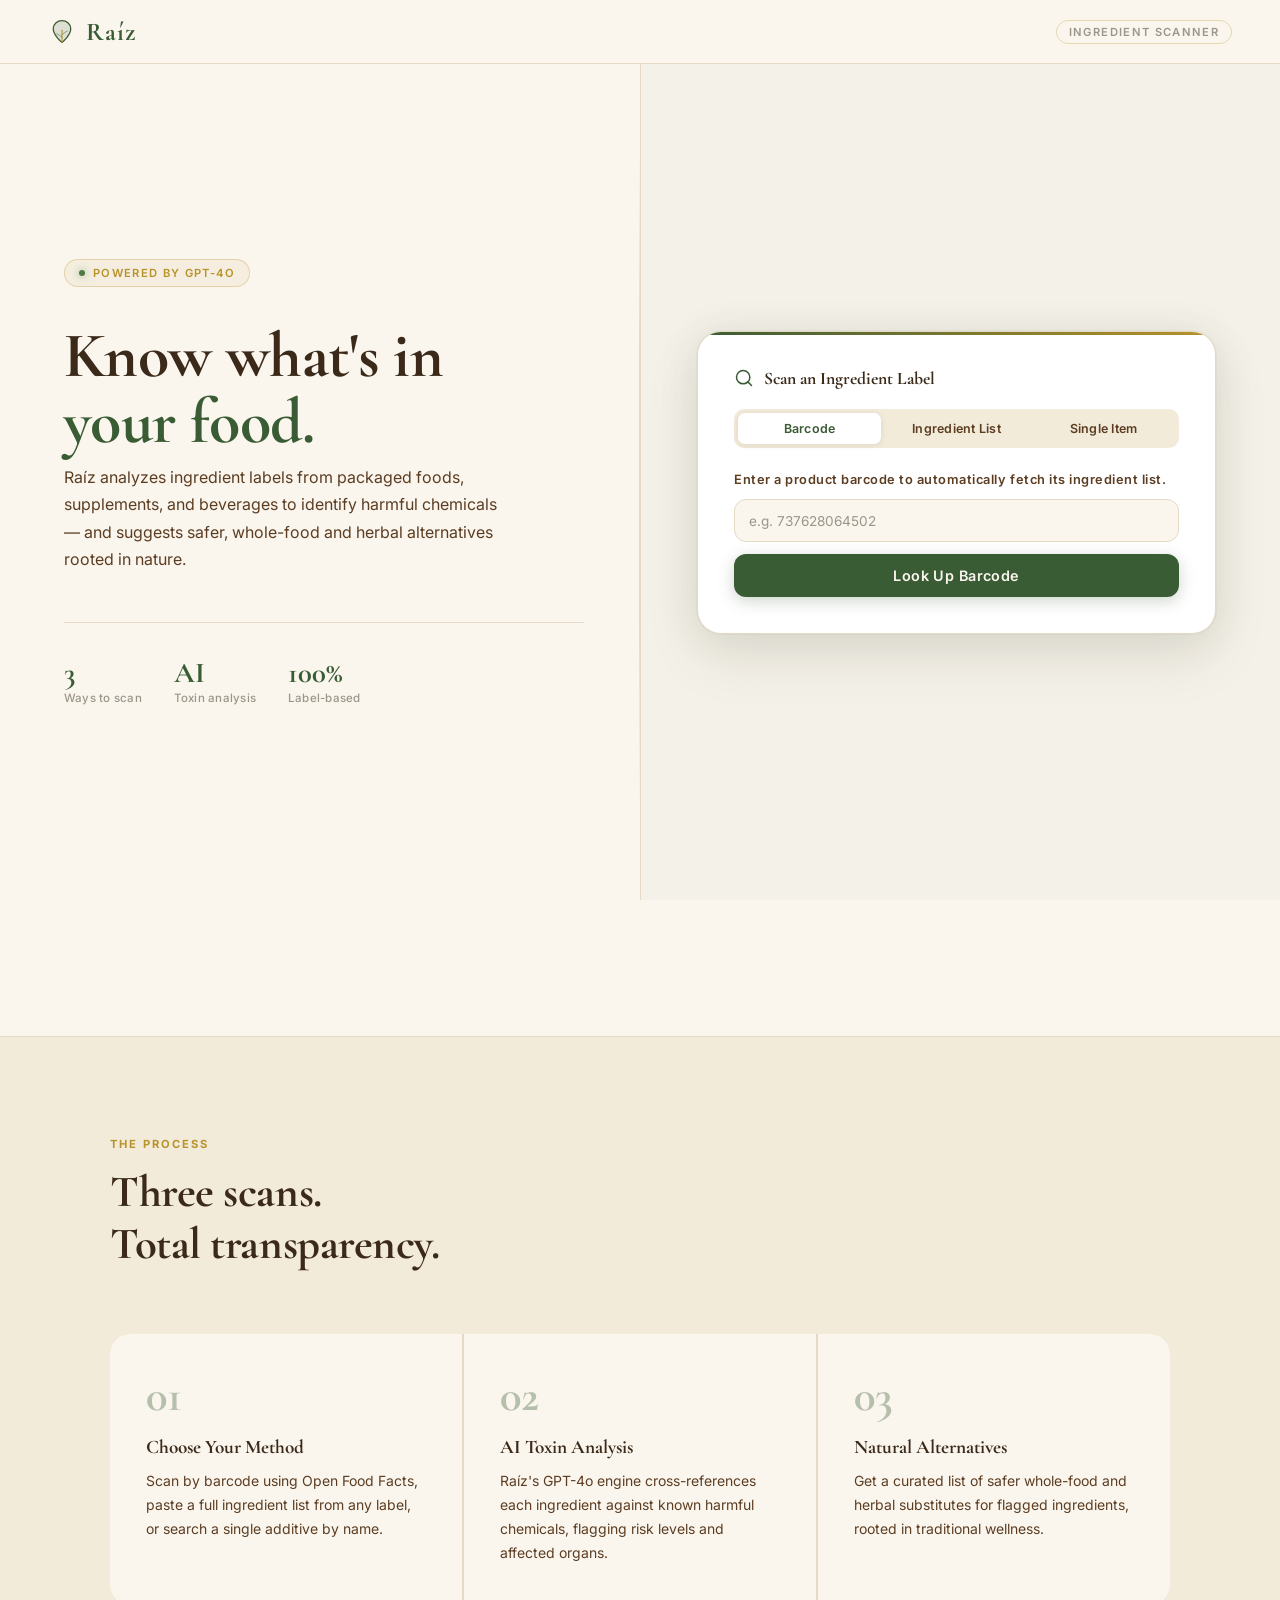
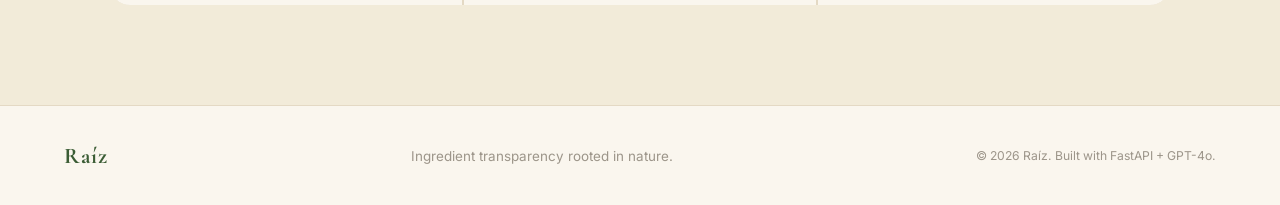
<file: index.html>
<!DOCTYPE html>
<html lang="en">
<head>
  <meta charset="UTF-8" />
  <meta name="viewport" content="width=device-width, initial-scale=1.0" />
  <title>Raíz — Ingredient & Toxin Scanner</title>
  <meta name="description" content="Raíz uses AI to analyze food and supplement ingredient labels for harmful chemicals and suggest natural, whole-food alternatives." />
  <link rel="stylesheet" href="styles.v2.css" />
  <link rel="preconnect" href="https://fonts.googleapis.com" />
  <link rel="preconnect" href="https://fonts.gstatic.com" crossorigin />
  <link href="https://fonts.googleapis.com/css2?family=Cormorant+Garamond:wght@500;600;700&family=Inter:wght@300;400;500;600&display=swap" rel="stylesheet" />
</head>
<body>

  <!-- Nav -->
  <nav class="nav">
    <div class="nav-logo">
      <svg viewBox="0 0 32 32" fill="none" xmlns="http://www.w3.org/2000/svg" width="28" height="28" aria-label="Raíz leaf icon">
        <path d="M16 28 C16 28 6 20 6 12 C6 7.03 10.48 3 16 3 C21.52 3 26 7.03 26 12 C26 20 16 28 16 28Z" fill="#3A5C34" opacity="0.15"/>
        <path d="M16 28 C16 28 6 20 6 12 C6 7.03 10.48 3 16 3 C21.52 3 26 7.03 26 12 C26 20 16 28 16 28Z" stroke="#3A5C34" stroke-width="1.5" fill="none"/>
        <line x1="16" y1="28" x2="16" y2="14" stroke="#B8922A" stroke-width="1.2" stroke-linecap="round"/>
        <path d="M16 22 C13 19 10 18 10 18" stroke="#3A5C34" stroke-width="1" stroke-linecap="round" opacity="0.6"/>
        <path d="M16 19 C19 16 22 15 22 15" stroke="#3A5C34" stroke-width="1" stroke-linecap="round" opacity="0.6"/>
      </svg>
      <span class="logo-wordmark">Raíz</span>
    </div>
    <div class="nav-tag">Ingredient Scanner</div>
  </nav>

  <!-- Hero — split layout -->
  <header class="hero">

    <!-- Left panel: headline -->
    <div class="hero-left">
      <div class="hero-badge">
        <span class="badge-dot"></span>
        Powered by GPT-4o
      </div>

      <h1 class="hero-title">
        Know what's in
        <span class="hero-title-accent">your food.</span>
      </h1>

      <p class="hero-sub">
        Raíz analyzes ingredient labels from packaged foods, supplements, and
        beverages to identify harmful chemicals — and suggests safer, whole-food
        and herbal alternatives rooted in nature.
      </p>

      <div class="hero-stats">
        <div class="stat">
          <span class="stat-num">3</span>
          <span class="stat-label">Ways to scan</span>
        </div>
        <div class="stat">
          <span class="stat-num">AI</span>
          <span class="stat-label">Toxin analysis</span>
        </div>
        <div class="stat">
          <span class="stat-num">100%</span>
          <span class="stat-label">Label-based</span>
        </div>
      </div>
    </div>

    <!-- Right panel: tabbed scanner -->
    <div class="hero-right">
      <div class="scanner-card">

        <!-- Top bar -->
        <div style="display:flex;align-items:center;gap:10px;margin-bottom:20px;">
          <svg viewBox="0 0 24 24" fill="none" stroke="#3A5C34" stroke-width="1.8" stroke-linecap="round" stroke-linejoin="round" width="20" height="20">
            <circle cx="11" cy="11" r="8"/><line x1="21" y1="21" x2="16.65" y2="16.65"/>
          </svg>
          <span style="font-family:'Cormorant Garamond',serif;font-size:1.1rem;font-weight:700;color:var(--wood);">Scan an Ingredient Label</span>
        </div>

        <!-- Tabs -->
        <div class="scanner-tabs">
          <button class="tab-btn active" onclick="switchTab('barcode', this)">Barcode</button>
          <button class="tab-btn" onclick="switchTab('ingredients', this)">Ingredient List</button>
          <button class="tab-btn" onclick="switchTab('single', this)">Single Item</button>
        </div>

        <!-- Barcode panel -->
        <div id="tab-barcode" class="tab-panel active">
          <p class="panel-label">Enter a product barcode to automatically fetch its ingredient list.</p>
          <input id="barcodeInput" type="text" placeholder="e.g. 737628064502" />
          <button id="barcodeBtn" class="action-btn">Look Up Barcode</button>
        </div>

        <!-- Ingredient list panel -->
        <div id="tab-ingredients" class="tab-panel">
          <p class="panel-label">Paste a full ingredient list from any product label.</p>
          <textarea id="ingredientsInput" rows="5" placeholder="e.g. water, high fructose corn syrup, Red 40, sodium benzoate, carrageenan..."></textarea>
          <button id="analyzeBtn" class="action-btn">Analyze Ingredients</button>
        </div>

        <!-- Single ingredient panel -->
        <div id="tab-single" class="tab-panel">
          <p class="panel-label">Search a specific ingredient, additive, or chemical by name.</p>
          <input id="singleInput" type="text" placeholder="e.g. carrageenan" />
          <button id="singleBtn" class="action-btn">Search Ingredient</button>
        </div>

      </div>
    </div>
  </header>

  <!-- Status + Results -->
  <div class="results-section">
    <section id="status" class="status"></section>

    <div id="results-wrapper" style="display:none;">
      <div class="results-header">
        <h2>Scan Results</h2>
        <div class="results-divider"></div>
      </div>
      <section id="results" class="results"></section>
      <section id="alternatives" class="alternatives" style="display:none;"></section>
    </div>
  </div>

  <!-- How it Works -->
  <section class="how-section">
    <div class="how-inner">
      <p class="how-label">The Process</p>
      <h2 class="how-title">Three scans.<br/>Total transparency.</h2>
      <div class="how-grid">
        <div class="how-card">
          <div class="how-num">01</div>
          <h3>Choose Your Method</h3>
          <p>Scan by barcode using Open Food Facts, paste a full ingredient list from any label, or search a single additive by name.</p>
        </div>
        <div class="how-card">
          <div class="how-num">02</div>
          <h3>AI Toxin Analysis</h3>
          <p>Raíz's GPT-4o engine cross-references each ingredient against known harmful chemicals, flagging risk levels and affected organs.</p>
        </div>
        <div class="how-card">
          <div class="how-num">03</div>
          <h3>Natural Alternatives</h3>
          <p>Get a curated list of safer whole-food and herbal substitutes for flagged ingredients, rooted in traditional wellness.</p>
        </div>
      </div>
    </div>
  </section>

  <!-- Footer -->
  <footer>
    <span class="footer-brand">Raíz</span>
    <p class="footer-sub">Ingredient transparency rooted in nature.</p>
    <p class="footer-copy">© 2026 Raíz. Built with FastAPI + GPT-4o.</p>
  </footer>

  <script>
    // Tab switching
    function switchTab(name, btn) {
      document.querySelectorAll('.tab-panel').forEach(p => p.classList.remove('active'));
      document.querySelectorAll('.tab-btn').forEach(b => b.classList.remove('active'));
      document.getElementById('tab-' + name).classList.add('active');
      btn.classList.add('active');
    }

    // Show results wrapper whenever a scan runs
    function showResultsWrapper() {
      document.getElementById('results-wrapper').style.display = 'block';
    }
  </script>
  <script src="app.js"></script>
</body>
</html>
</file>
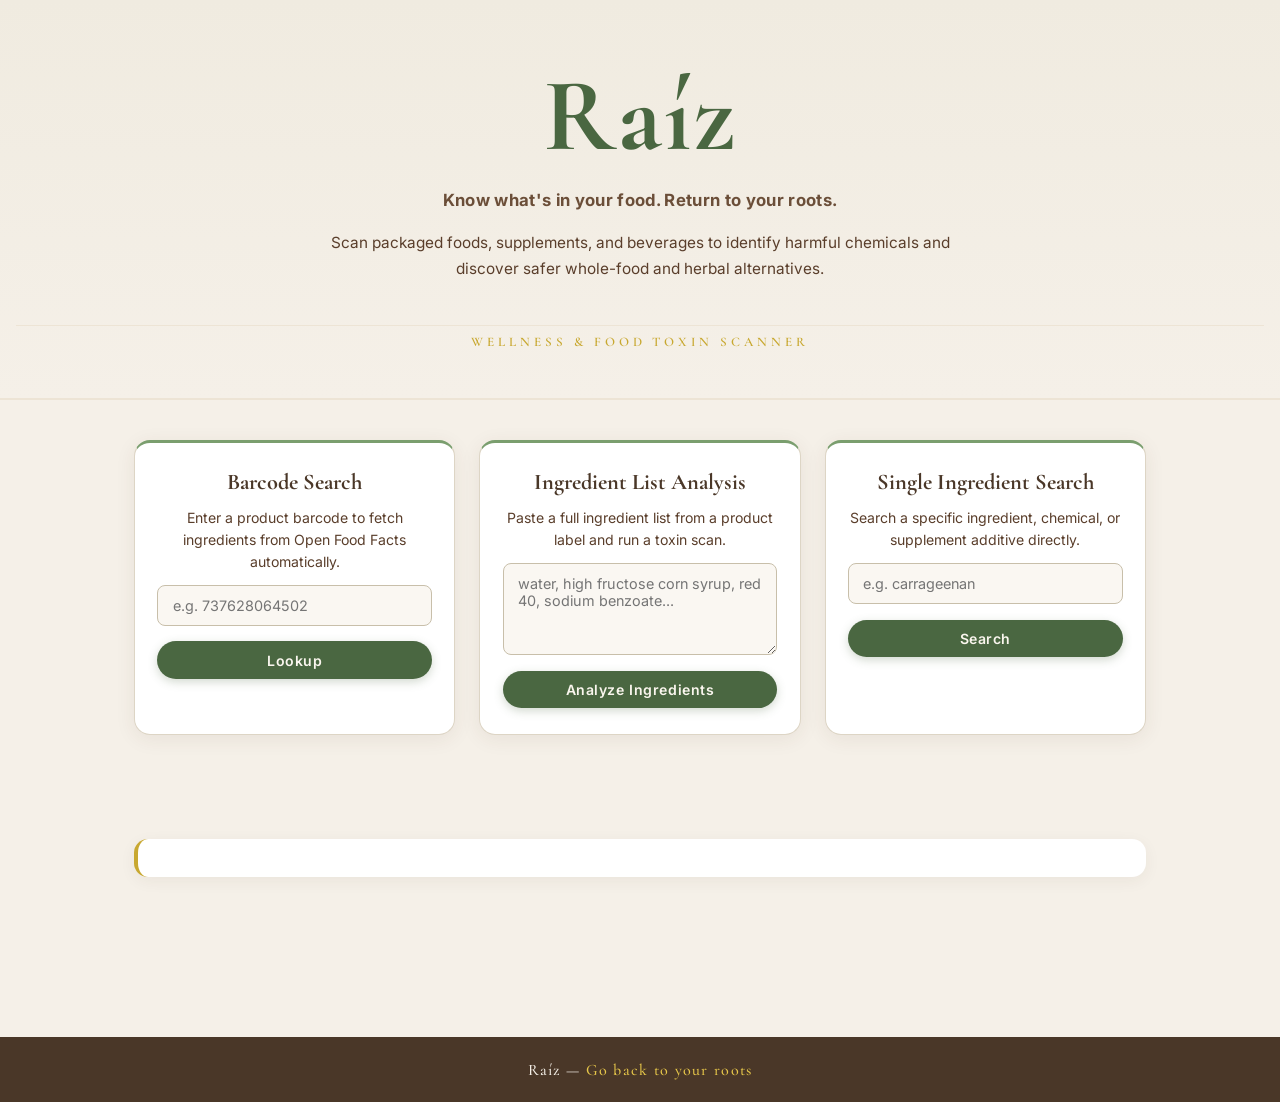
<file: static/index.html>
<!DOCTYPE html>
<html lang="en">
  <head>
    <meta charset="UTF-8" />
    <meta name="viewport" content="width=device-width, initial-scale=1.0" />
    <title>Raíz — Wellness &amp; Food Toxin Scanner</title>
    <link rel="stylesheet" href="/static/styles.v2.css" />
    <link rel="preconnect" href="https://fonts.googleapis.com" />
    <link rel="preconnect" href="https://fonts.gstatic.com" crossorigin />
    <link href="https://fonts.googleapis.com/css2?family=Cormorant+Garamond:wght@500;600;700&family=Inter:wght@300;400;600;700&display=swap" rel="stylesheet" />
  </head>
  <body>

    <!-- Leaf decorations -->
    <div class="leaf-right"></div>
    <div class="leaf-bottom-left"></div>
    <div class="leaf-bottom-right"></div>

    <header class="hero">
      <h1>Raíz</h1>
      <p class="tagline">Know what's in your food. Return to your roots.</p>
      <p class="subtitle">
        Scan packaged foods, supplements, and beverages to identify harmful chemicals and discover safer whole-food and herbal alternatives.
      </p>
      <span class="hero-accent">wellness &amp; food toxin scanner</span>
    </header>

    <main>
      <section class="search-grid">

        <article class="search-card">
          <h2>Barcode Search</h2>
          <p>Enter a product barcode to fetch ingredients from Open Food Facts automatically.</p>
          <input id="barcodeInput" type="text" placeholder="e.g. 737628064502" />
          <button id="barcodeBtn" class="full-btn">Lookup</button>
        </article>

        <article class="search-card">
          <h2>Ingredient List Analysis</h2>
          <p>Paste a full ingredient list from a product label and run a toxin scan.</p>
          <textarea id="ingredientsInput" rows="4" placeholder="water, high fructose corn syrup, red 40, sodium benzoate..."></textarea>
          <button id="analyzeBtn" class="full-btn">Analyze Ingredients</button>
        </article>

        <article class="search-card">
          <h2>Single Ingredient Search</h2>
          <p>Search a specific ingredient, chemical, or supplement additive directly.</p>
          <input id="singleInput" type="text" placeholder="e.g. carrageenan" />
          <button id="singleBtn" class="full-btn">Search</button>
        </article>

      </section>

      <section id="status" class="status"></section>
      <section id="results" class="results"></section>
      <section id="alternatives" class="alternatives"></section>
    </main>

    <footer>
      <p>Raíz &mdash; <span>Go back to your roots</span></p>
    </footer>

    <script src="/static/app.js"></script>
  </body>
</html>
</file>
<file: styles.v2.css>
/* ── Reset ───────────────────────────────────────────────────── */
*, *::before, *::after { box-sizing: border-box; margin: 0; padding: 0; }
html { scroll-behavior: smooth; }

/* ── Tokens ──────────────────────────────────────────────────── */
:root {
  --cream:       #FAF6EE;
  --beige:       #F2EBD9;
  --beige-dark:  #E4D9C4;
  --wood:        #3B2A1A;
  --wood-mid:    #5C3D22;
  --wood-light:  #8B6240;
  --green:       #3A5C34;
  --green-mid:   #4F7A47;
  --green-light: #7AAB6E;
  --green-pale:  #D6E9D0;
  --gold:        #B8922A;
  --gold-light:  #D4AC3E;
  --gold-pale:   #F0E0A0;
  --text:        #2A1E10;
  --text-mid:    #5C3D22;
  --text-dim:    rgba(42,30,16,0.45);
  --border:      rgba(58,92,52,0.18);
  --border-warm: rgba(184,146,42,0.3);
  --radius:      20px;
  --radius-sm:   12px;
  --safe:        #3A5C34;
  --medium:      #B8922A;
  --high:        #B83232;
}

body {
  background: var(--cream);
  color: var(--text);
  font-family: 'Inter', sans-serif;
  min-height: 100vh;
  overflow-x: hidden;
}

/* hide old leaf decorations */
.leaf-right, .leaf-bottom-left, .leaf-bottom-right { display: none; }

/* ── Nav ─────────────────────────────────────────────────────── */
.nav {
  position: fixed;
  top: 0; left: 0; right: 0;
  z-index: 100;
  padding: 0 48px;
  height: 64px;
  display: flex;
  align-items: center;
  justify-content: space-between;
  background: rgba(250,246,238,0.88);
  backdrop-filter: blur(20px);
  border-bottom: 1px solid var(--beige-dark);
}
.nav-logo {
  display: flex;
  align-items: center;
  gap: 10px;
}
.logo-wordmark {
  font-family: 'Cormorant Garamond', serif;
  font-size: 1.6rem;
  font-weight: 700;
  color: var(--green);
  letter-spacing: 0.04em;
  line-height: 1;
}
.nav-tag {
  font-size: 0.7rem;
  font-weight: 600;
  letter-spacing: 0.12em;
  text-transform: uppercase;
  color: var(--text-dim);
  border: 1px solid var(--border-warm);
  padding: 4px 12px;
  border-radius: 100px;
}

/* ── Hero — Split Layout ─────────────────────────────────────── */
.hero {
  position: relative;
  min-height: 100vh;
  display: grid;
  grid-template-columns: 1fr 1fr;
  align-items: center;
  gap: 0;
  padding-top: 64px;
}

/* Left panel */
.hero-left {
  display: flex;
  flex-direction: column;
  justify-content: center;
  height: 100%;
  padding: 80px 56px 80px 64px;
  position: relative;
}

.hero-left::after {
  content: '';
  position: absolute;
  top: 10%; bottom: 10%; right: 0;
  width: 1px;
  background: linear-gradient(to bottom, transparent, var(--beige-dark) 30%, var(--beige-dark) 70%, transparent);
}

.hero-badge {
  display: inline-flex;
  align-items: center;
  gap: 8px;
  padding: 6px 14px;
  border-radius: 100px;
  border: 1px solid var(--border-warm);
  background: rgba(184,146,42,0.07);
  font-size: 0.7rem;
  font-weight: 600;
  letter-spacing: 0.12em;
  color: var(--gold);
  margin-bottom: 36px;
  text-transform: uppercase;
  width: fit-content;
}
.badge-dot {
  width: 6px; height: 6px;
  border-radius: 50%;
  background: var(--green-mid);
  box-shadow: 0 0 8px var(--green-light);
  animation: pulse 2.5s infinite;
}
@keyframes pulse {
  0%, 100% { opacity: 1; transform: scale(1); }
  50% { opacity: 0.5; transform: scale(0.8); }
}

.hero-title {
  font-family: 'Cormorant Garamond', serif;
  font-size: clamp(3.2rem, 5vw, 5rem);
  font-weight: 700;
  line-height: 1.04;
  letter-spacing: -0.01em;
  color: var(--wood);
  margin-bottom: 8px;
}

.hero-title-accent {
  display: block;
  color: var(--green);
}

.hero-sub {
  font-size: 1rem;
  color: var(--text-mid);
  line-height: 1.72;
  max-width: 440px;
  margin-bottom: 48px;
  font-weight: 400;
}

.hero-stats {
  display: flex;
  gap: 32px;
  padding-top: 36px;
  border-top: 1px solid var(--beige-dark);
}
.stat { display: flex; flex-direction: column; gap: 4px; }
.stat-num {
  font-family: 'Cormorant Garamond', serif;
  font-size: 1.8rem;
  font-weight: 700;
  color: var(--green);
  line-height: 1;
}
.stat-label {
  font-size: 0.72rem;
  color: var(--text-dim);
  font-weight: 500;
  letter-spacing: 0.02em;
}

/* Right panel */
.hero-right {
  display: flex;
  align-items: center;
  justify-content: center;
  height: 100%;
  padding: 100px 64px 100px 56px;
  background: rgba(58,92,52,0.03);
  border-left: 1px solid var(--beige-dark);
}

/* ── Scanner Card ────────────────────────────────────────────── */
.scanner-card {
  width: 100%;
  max-width: 520px;
  background: #fff;
  border: 1px solid var(--beige-dark);
  border-radius: 24px;
  padding: 36px;
  box-shadow:
    0 0 0 1px rgba(58,92,52,0.04),
    0 4px 40px rgba(58,92,52,0.1),
    0 24px 60px rgba(42,30,16,0.08);
  position: relative;
  overflow: hidden;
}

.scanner-card::before {
  content: '';
  position: absolute;
  top: 0; left: 0; right: 0;
  height: 3px;
  background: linear-gradient(90deg, var(--green), var(--gold));
  border-radius: 24px 24px 0 0;
}

/* Tab nav inside scanner card */
.scanner-tabs {
  display: flex;
  gap: 4px;
  background: var(--beige);
  border-radius: 10px;
  padding: 4px;
  margin-bottom: 24px;
}
.tab-btn {
  flex: 1;
  padding: 8px 10px;
  border: none;
  background: transparent;
  border-radius: 7px;
  font-family: 'Inter', sans-serif;
  font-size: 0.78rem;
  font-weight: 600;
  color: var(--text-mid);
  cursor: pointer;
  transition: background 0.18s, color 0.18s, box-shadow 0.18s;
  letter-spacing: 0.02em;
  box-shadow: none;
  transform: none;
}
.tab-btn:hover {
  background: rgba(58,92,52,0.08);
  transform: none;
  box-shadow: none;
}
.tab-btn.active {
  background: #fff;
  color: var(--green);
  box-shadow: 0 1px 6px rgba(42,30,16,0.1);
  transform: none;
}

.tab-panel { display: none; }
.tab-panel.active { display: flex; flex-direction: column; gap: 12px; }

.panel-label {
  font-size: 0.8rem;
  font-weight: 600;
  color: var(--text-mid);
  letter-spacing: 0.04em;
}

/* ── Inputs ──────────────────────────────────────────────────── */
input[type="text"], textarea {
  width: 100%;
  border: 1.5px solid var(--beige-dark);
  border-radius: var(--radius-sm);
  padding: 12px 14px;
  font-family: 'Inter', sans-serif;
  font-size: 0.9rem;
  background: var(--cream);
  color: var(--text);
  transition: border-color 0.2s, box-shadow 0.2s;
  outline: none;
  resize: vertical;
}
input[type="text"]::placeholder, textarea::placeholder {
  color: var(--text-dim);
  font-size: 0.85rem;
}
input[type="text"]:focus, textarea:focus {
  border-color: var(--green-mid);
  box-shadow: 0 0 0 3px rgba(79,122,71,0.12);
}

/* ── Buttons ─────────────────────────────────────────────────── */
.action-btn {
  width: 100%;
  padding: 13px 20px;
  background: var(--green);
  border: none;
  border-radius: var(--radius-sm);
  color: var(--cream);
  font-family: 'Inter', sans-serif;
  font-size: 0.9rem;
  font-weight: 600;
  letter-spacing: 0.03em;
  cursor: pointer;
  transition: background 0.2s, transform 0.15s, box-shadow 0.2s;
  box-shadow: 0 4px 16px rgba(58,92,52,0.25);
  display: block;
  text-align: center;
  transform: none;
}
.action-btn:hover:not(:disabled) {
  background: var(--wood);
  transform: translateY(-1px);
  box-shadow: 0 6px 20px rgba(42,30,16,0.22);
}
.action-btn:active:not(:disabled) { transform: scale(0.99); }
.action-btn:disabled { opacity: 0.45; cursor: not-allowed; }

/* keep old button style from app.js-generated markup working too */
button {
  font-family: 'Inter', sans-serif;
  cursor: pointer;
}

/* ── Status ──────────────────────────────────────────────────── */
.status {
  text-align: center;
  min-height: 1.5rem;
  margin: 1rem 0;
  font-weight: 600;
  font-size: 0.9rem;
  color: var(--green-mid);
}

/* ── Results Section ─────────────────────────────────────────── */
.results-section {
  max-width: 1060px;
  margin: 0 auto;
  padding: 0 64px 80px;
}

.results-header {
  text-align: center;
  padding: 64px 0 40px;
}
.results-header h2 {
  font-family: 'Cormorant Garamond', serif;
  font-size: 1rem;
  font-weight: 700;
  color: var(--text-dim);
  letter-spacing: 0.14em;
  text-transform: uppercase;
  margin-bottom: 10px;
}
.results-divider {
  width: 48px;
  height: 2px;
  background: linear-gradient(90deg, var(--green), var(--gold));
  margin: 0 auto;
  border-radius: 2px;
}

.results {
  display: grid;
  gap: 12px;
  grid-template-columns: repeat(auto-fit, minmax(280px, 1fr));
}

/* ── Result Cards ────────────────────────────────────────────── */
.result-card {
  background: #fff;
  border-radius: var(--radius);
  padding: 20px 22px;
  border: 1px solid var(--beige-dark);
  border-left: 4px solid var(--safe);
  box-shadow: 0 2px 16px rgba(42,30,16,0.06);
  transition: transform 0.2s, box-shadow 0.2s;
}
.result-card:hover {
  transform: translateY(-2px);
  box-shadow: 0 6px 24px rgba(42,30,16,0.1);
}
.result-card.medium { border-left-color: var(--medium); }
.result-card.high   { border-left-color: var(--high); }

.result-card h3 {
  font-family: 'Cormorant Garamond', serif;
  font-size: 1.15rem;
  font-weight: 700;
  color: var(--wood);
  margin-bottom: 6px;
}
.result-card p {
  font-size: 0.85rem;
  color: var(--text-mid);
  line-height: 1.6;
}

/* ── Badges ──────────────────────────────────────────────────── */
.badge {
  display: inline-block;
  padding: 3px 10px;
  border-radius: 100px;
  font-size: 0.68rem;
  font-weight: 700;
  text-transform: uppercase;
  letter-spacing: 0.08em;
  margin-bottom: 8px;
}
.badge.low    { background: rgba(58,92,52,0.1);  color: var(--green); border: 1px solid rgba(58,92,52,0.2); }
.badge.medium { background: rgba(184,146,42,0.1); color: var(--gold); border: 1px solid rgba(184,146,42,0.25); }
.badge.high   { background: rgba(184,50,50,0.08); color: var(--high); border: 1px solid rgba(184,50,50,0.2); }

/* ── Organ tags ──────────────────────────────────────────────── */
.organs {
  display: flex;
  flex-wrap: wrap;
  gap: 6px;
  margin: 8px 0;
}
.organs span {
  background: var(--green-pale);
  color: var(--green);
  padding: 3px 10px;
  border-radius: 6px;
  font-size: 0.75rem;
  font-weight: 500;
  border: 1px solid rgba(58,92,52,0.15);
}

/* ── Alternatives ────────────────────────────────────────────── */
.alternatives {
  margin-top: 16px;
  background: #fff;
  border-radius: var(--radius);
  padding: 24px 28px;
  border: 1px solid var(--border-warm);
  border-left: 4px solid var(--gold);
  box-shadow: 0 2px 16px rgba(42,30,16,0.06);
}
.alternatives h3 {
  font-family: 'Cormorant Garamond', serif;
  font-size: 1.1rem;
  font-weight: 700;
  color: var(--wood);
  margin-bottom: 12px;
}

/* ── How it Works ────────────────────────────────────────────── */
.how-section {
  padding: 100px 64px;
  border-top: 1px solid var(--beige-dark);
  background: var(--beige);
}
.how-inner { max-width: 1060px; margin: 0 auto; }
.how-label {
  font-size: 0.7rem;
  font-weight: 700;
  letter-spacing: 0.18em;
  text-transform: uppercase;
  color: var(--gold);
  margin-bottom: 16px;
}
.how-title {
  font-family: 'Cormorant Garamond', serif;
  font-size: clamp(2rem, 3.5vw, 2.8rem);
  font-weight: 700;
  color: var(--wood);
  margin-bottom: 64px;
  max-width: 480px;
  line-height: 1.15;
  letter-spacing: -0.01em;
}
.how-grid {
  display: grid;
  grid-template-columns: repeat(3, 1fr);
  gap: 2px;
  background: var(--beige-dark);
  border-radius: var(--radius);
  overflow: hidden;
}
.how-card {
  background: var(--cream);
  padding: 40px 36px;
  transition: background 0.2s;
}
.how-card:hover { background: #fff; }
.how-num {
  font-family: 'Cormorant Garamond', serif;
  font-size: 2.8rem;
  font-weight: 700;
  color: var(--green);
  opacity: 0.35;
  line-height: 1;
  margin-bottom: 16px;
}
.how-card h3 {
  font-family: 'Cormorant Garamond', serif;
  font-size: 1.2rem;
  font-weight: 700;
  color: var(--wood);
  margin-bottom: 10px;
}
.how-card p {
  font-size: 0.875rem;
  color: var(--text-mid);
  line-height: 1.72;
}

/* ── Footer ──────────────────────────────────────────────────── */
footer {
  border-top: 1px solid var(--beige-dark);
  padding: 36px 64px;
  display: flex;
  align-items: center;
  justify-content: space-between;
  background: var(--cream);
}
.footer-brand {
  font-family: 'Cormorant Garamond', serif;
  font-size: 1.4rem;
  font-weight: 700;
  color: var(--green);
  letter-spacing: 0.04em;
}
.footer-sub  { font-size: 0.84rem; color: var(--text-dim); }
.footer-copy { font-size: 0.76rem; color: var(--text-dim); }

/* ── Responsive ──────────────────────────────────────────────── */
@media (max-width: 960px) {
  .hero { grid-template-columns: 1fr; min-height: auto; }
  .hero-left { padding: 80px 32px 48px; }
  .hero-left::after { display: none; }
  .hero-right { padding: 32px 32px 64px; border-left: none; border-top: 1px solid var(--beige-dark); }
  .how-section { padding: 80px 32px; }
  .how-grid { grid-template-columns: 1fr; }
  .results-section { padding: 0 24px 60px; }
  footer { flex-direction: column; gap: 8px; text-align: center; padding: 32px; }
}
@media (max-width: 600px) {
  .nav { padding: 0 20px; }
  .hero-left { padding: 72px 20px 40px; }
  .hero-right { padding: 24px 20px 48px; }
  .scanner-card { padding: 24px 18px; }
  .hero-stats { gap: 20px; flex-wrap: wrap; }
}
</file>
<file: static/styles.v2.css>
@import url('https://fonts.googleapis.com/css2?family=Cormorant+Garamond:wght@500;600;700&family=Inter:wght@300;400;600;700&display=swap');

:root {
  --wood:        #4a3728;
  --wood-mid:    #6b4e38;
  --herb-green:  #4a6741;
  --herb-light:  #7a9e6e;
  --herb-pale:   #c8dcc2;
  --gold:        #c8a830;
  --gold-light:  #e8c84a;
  --cream:       #faf6ee;
  --beige:       #f5f0e8;
  --beige-dark:  #ede4d5;
  --text:        #2e2118;
  --text-mid:    #5a3e2b;
  --safe:        #4a6741;
  --medium:      #c8a830;
  --high:        #c0392b;
}

* { box-sizing: border-box; margin: 0; padding: 0; }

body {
  font-family: 'Inter', sans-serif;
  background: var(--beige);
  color: var(--text);
  min-height: 100vh;
  position: relative;
  overflow-x: hidden;
}

/* no background images anywhere */
.leaf-right, .leaf-bottom-left, .leaf-bottom-right { display: none; }

/* ── Hero ── */
.hero {
  text-align: center;
  padding: 4rem 1rem 2.5rem;
  background: linear-gradient(180deg, #f0ebe0 0%, var(--beige) 100%);
  border-bottom: 2px solid var(--beige-dark);
  position: relative;
  z-index: 1;
  display: flex;
  flex-direction: column;
  align-items: center;
  gap: 1.2rem;
}

.hero h1 {
  font-family: 'Cormorant Garamond', serif;
  font-size: clamp(4rem, 10vw, 6.5rem);
  font-weight: 700;
  color: var(--herb-green);
  letter-spacing: 0.02em;
  line-height: 1;
  margin-bottom: 0.2rem;
}

.tagline {
  font-weight: 700;
  font-size: 1.05rem;
  color: var(--wood-mid);
  letter-spacing: 0.02em;
}

.subtitle {
  max-width: 640px;
  line-height: 1.75;
  color: var(--text-mid);
  font-size: 0.96rem;
}

.hero-accent {
  display: inline-block;
  font-family: 'Cormorant Garamond', serif;
  font-size: 0.82rem;
  font-weight: 600;
  color: var(--gold);
  letter-spacing: 0.3em;
  text-transform: uppercase;
  margin-top: 1.4rem;
  padding: 0.5rem 1.5rem;
  border-top: 1px solid var(--beige-dark);
  width: 100%;
  text-align: center;
}

/* ── Layout ── */
main {
  max-width: 1060px;
  margin: 0 auto;
  padding: 2.5rem 1.5rem 8rem;
  position: relative;
  z-index: 1;
}

/* ── Search Cards ── */
.search-grid {
  display: grid;
  grid-template-columns: repeat(auto-fit, minmax(290px, 1fr));
  gap: 1.5rem;
  margin-bottom: 2rem;
}

.search-card {
  background: #fff;
  border: 1px solid #ddd5c5;
  border-top: 3px solid var(--herb-light);
  border-radius: 16px;
  padding: 1.6rem 1.4rem;
  box-shadow: 0 4px 20px rgba(74, 55, 40, 0.08);
  display: flex;
  flex-direction: column;
  align-items: center;
  text-align: center;
  gap: 0.75rem;
}

.search-card h2 {
  font-family: 'Cormorant Garamond', serif;
  font-size: 1.4rem;
  font-weight: 700;
  color: var(--wood);
}

.search-card p {
  font-size: 0.88rem;
  color: var(--text-mid);
  line-height: 1.55;
  max-width: 280px;
}

/* ── Full-width card button ── */
.full-btn {
  width: 100% !important;
  display: block !important;
  text-align: center;
  border-radius: 50px;
  margin-top: 0.2rem;
}

/* ── Inputs ── */
input, textarea {
  width: 100%;
  border: 1.5px solid #c8bfaa;
  border-radius: 8px;
  padding: 0.7rem 0.9rem;
  font: inherit;
  font-size: 0.9rem;
  background: #faf7f2;
  color: var(--text);
  transition: border-color 0.2s ease, box-shadow 0.2s ease;
  text-align: left;
}

input:focus, textarea:focus {
  outline: none;
  border-color: var(--herb-light);
  box-shadow: 0 0 0 3px rgba(122, 158, 110, 0.18);
}

/* ── Buttons ── */
button {
  border: none;
  border-radius: 50px;
  padding: 0.65rem 1.8rem;
  background: var(--herb-green);
  color: var(--cream);
  font-family: 'Inter', sans-serif;
  font-size: 0.88rem;
  font-weight: 600;
  letter-spacing: 0.04em;
  cursor: pointer;
  transition: background 0.2s ease, transform 0.15s ease, box-shadow 0.2s ease;
  box-shadow: 0 3px 10px rgba(74, 103, 65, 0.25);
  white-space: nowrap;
  display: inline-block;
}

button:hover {
  background: var(--wood);
  transform: translateY(-2px);
  box-shadow: 0 5px 14px rgba(74, 55, 40, 0.3);
}

button:active { transform: translateY(0); }

.inline-controls {
  display: flex;
  gap: 0.5rem;
  align-items: center;
  width: 100%;
}
.inline-controls input { flex: 1; }

/* ── Status ── */
.status {
  min-height: 1.5rem;
  margin: 1rem 0;
  font-weight: 600;
  color: var(--herb-green);
  font-size: 0.9rem;
  text-align: center;
}

/* ── Result Cards ── */
.results {
  display: grid;
  gap: 1rem;
  grid-template-columns: repeat(auto-fit, minmax(260px, 1fr));
}

.result-card {
  background: #fff;
  border-radius: 12px;
  padding: 1.1rem;
  border-left: 5px solid var(--safe);
  box-shadow: 0 4px 16px rgba(74, 55, 40, 0.07);
  transition: transform 0.2s ease;
}

.result-card:hover { transform: translateY(-3px); }
.result-card.medium { border-left-color: var(--medium); }
.result-card.high   { border-left-color: var(--high); }

.result-card h3 {
  font-family: 'Cormorant Garamond', serif;
  font-size: 1.15rem;
  font-weight: 700;
  color: var(--wood);
  margin-bottom: 0.4rem;
}

/* ── Badges ── */
.badge {
  display: inline-block;
  padding: 0.2rem 0.7rem;
  border-radius: 50px;
  font-size: 0.72rem;
  font-weight: 700;
  color: white;
  text-transform: uppercase;
  letter-spacing: 0.06em;
}

.badge.low    { background: var(--safe); }
.badge.medium { background: var(--gold); color: var(--wood); }
.badge.high   { background: var(--high); }

/* ── Organ tags ── */
.organs {
  display: flex;
  flex-wrap: wrap;
  gap: 0.4rem;
  margin: 0.6rem 0;
}

.organs span {
  background: #eef5eb;
  color: var(--herb-green);
  padding: 0.25rem 0.55rem;
  border-radius: 6px;
  font-size: 0.78rem;
  font-weight: 500;
  border: 1px solid var(--herb-pale);
}

/* ── Alternatives ── */
.alternatives {
  margin-top: 2rem;
  background: #fff;
  border-radius: 14px;
  padding: 1.2rem;
  border-left: 4px solid var(--gold);
  box-shadow: 0 4px 16px rgba(74, 55, 40, 0.06);
}

/* ── Footer ── */
footer {
  text-align: center;
  padding: 1.4rem;
  margin-top: 2rem;
  background: var(--wood);
  color: var(--beige);
  font-family: 'Cormorant Garamond', serif;
  font-size: 1rem;
  font-weight: 500;
  letter-spacing: 0.08em;
  position: relative;
  z-index: 1;
}

footer span { color: var(--gold-light); }

/* ── Responsive ── */
@media (max-width: 700px) {
  .inline-controls { flex-direction: column; }
  .inline-controls button { width: 100%; }
}
</file>
